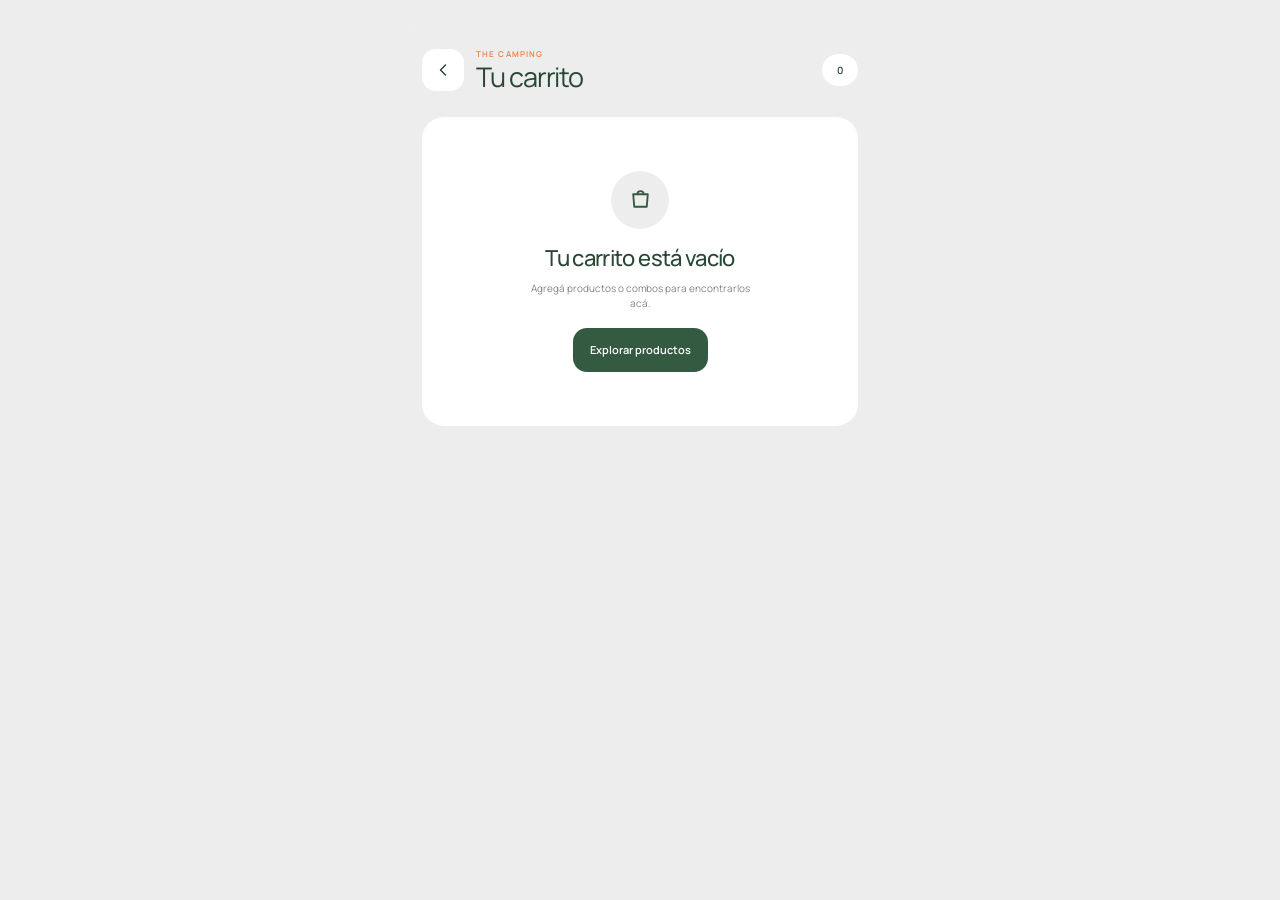
<file: carrito.html>
<!doctype html>
<html lang="es">
<head>
  <meta charset="utf-8" />
  <meta name="viewport" content="width=device-width, initial-scale=1, viewport-fit=cover" />
  <meta name="theme-color" content="#ededed" />
  <meta name="description" content="Carrito — The Camping." />
  <title>Carrito · The Camping</title>
  <link rel="preconnect" href="https://fonts.googleapis.com" />
  <link rel="preconnect" href="https://fonts.gstatic.com" crossorigin />
  <link href="https://fonts.googleapis.com/css2?family=Manrope:wght@400;500;600&display=swap" rel="stylesheet" />
  <link rel="stylesheet" href="css/base.css?v=20260920-1238" />
  <link rel="stylesheet" href="css/cart.css?v=20260920-1238" />
</head>
<body class="cart-page">
  <div class="cart-shell">
    <header class="cart-header">
      <a class="cart-back" href="index.html" aria-label="Volver">
        <svg viewBox="0 0 24 24" aria-hidden="true"><path d="m15 18-6-6 6-6"/></svg>
      </a>

      <div class="cart-heading">
        <span>THE CAMPING</span>
        <h1>Tu carrito</h1>
      </div>

      <span id="cartHeaderCount" class="cart-header-count" aria-label="Cantidad de productos">0</span>
    </header>

    <main class="cart-main">
      <div id="cartItems" class="cart-list"></div>

      <section id="cartEmpty" class="cart-empty" hidden>
        <span class="cart-empty__icon" aria-hidden="true">
          <svg viewBox="0 0 24 24"><path d="M5 7h14l-1 12H6L5 7Z"/><path d="M9 7a3 3 0 0 1 6 0"/></svg>
        </span>
        <h2>Tu carrito está vacío</h2>
        <p>Agregá productos o combos para encontrarlos acá.</p>
        <a href="index.html">Explorar productos</a>
      </section>
    </main>

    <aside id="cartCheckoutBar" class="cart-checkout">
      <div class="cart-checkout__total">
        <span>Total</span>
        <strong id="cartTotal">$ 0</strong>
      </div>
      <button id="checkoutButton" type="button">Ir a pagar</button>
    </aside>

    <div id="cartToast" class="cart-toast" role="status" aria-live="polite"></div>
  </div>

  <script src="js/data/cart-store.js?v=20260920-1238"></script>
  <script src="js/cart.js?v=20260920-1238"></script>
  <script src="js/support-session-widget.js?v=20260920-1238"></script>
  <!-- build:v=20260920-1238 -->
</body>
</html>
</file>
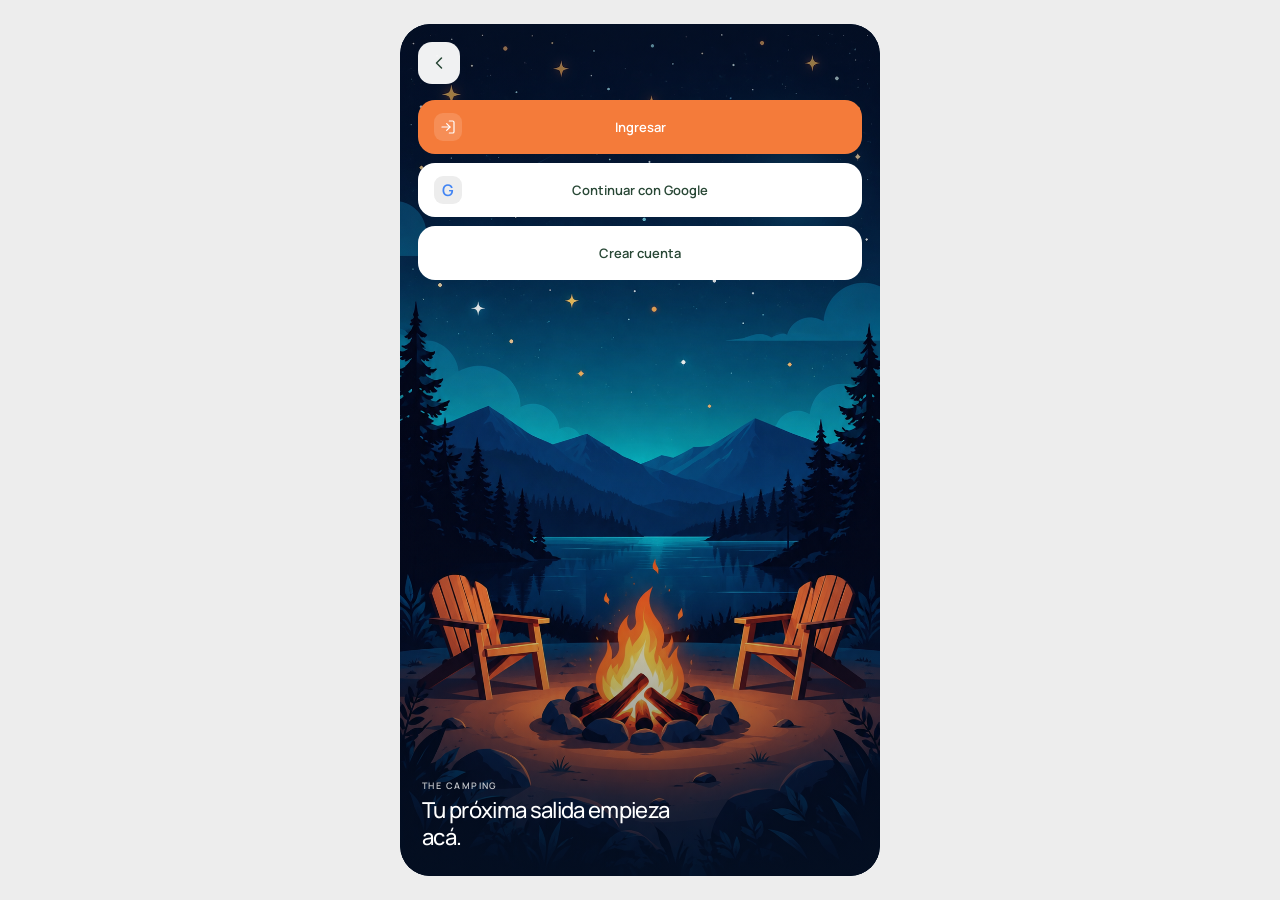
<file: ingresar.html>
<!doctype html>
<html lang="es">
<head>
  <meta charset="utf-8" />
  <meta name="viewport" content="width=device-width, initial-scale=1, viewport-fit=cover" />
  <meta name="theme-color" content="#0E2741" />
  <meta name="description" content="Ingresar o crear una cuenta en The Camping." />
  <title>Ingresar · The Camping</title>
  <link rel="preconnect" href="https://fonts.googleapis.com" />
  <link rel="preconnect" href="https://fonts.gstatic.com" crossorigin />
  <link href="https://fonts.googleapis.com/css2?family=Manrope:wght@400;500;600&display=swap" rel="stylesheet" />
  <link rel="stylesheet" href="css/base.css?v=20260920-1218" />
  <link rel="stylesheet" href="css/auth.css?v=20260920-1218" />
</head>
<body class="auth-body">
  <main class="auth-shell">
    <section id="authWelcome" class="auth-welcome" aria-label="Acceso a The Camping">
      <img class="auth-welcome__image" src="file_000000000e28820eb79d718ccb3845b1.png" alt="" />
      <div class="auth-welcome__shade" aria-hidden="true"></div>

      <a class="auth-back-home" href="index.html" aria-label="Volver al inicio">
        <svg viewBox="0 0 24 24" aria-hidden="true"><path d="m15 18-6-6 6-6"/></svg>
      </a>

      <div class="auth-access-panel">
        <button id="openLoginButton" class="auth-access-button auth-access-button--primary" type="button">
          <span class="auth-access-button__icon" aria-hidden="true">
            <svg viewBox="0 0 24 24"><path d="M10 17l5-5-5-5"/><path d="M15 12H3"/><path d="M14 3h5a2 2 0 0 1 2 2v14a2 2 0 0 1-2 2h-5"/></svg>
          </span>
          <span>Ingresar</span>
        </button>

        <button id="googleLoginButton" class="auth-access-button auth-access-button--google" type="button">
          <span class="auth-google-mark" aria-hidden="true">G</span>
          <span>Continuar con Google</span>
        </button>

        <button id="createAccountButton" class="auth-access-button auth-access-button--secondary" type="button">
          Crear cuenta
        </button>
      </div>

      <div class="auth-welcome__brand">
        <span>THE CAMPING</span>
        <strong>Tu próxima salida empieza acá.</strong>
      </div>
    </section>

    <section id="authLogin" class="auth-login-screen" aria-labelledby="loginTitle" hidden>
      <div class="auth-login-hero">
        <img src="file_000000000e28820eb79d718ccb3845b1.png" alt="" />
        <div class="auth-login-hero__shade" aria-hidden="true"></div>

        <button id="backToWelcome" class="auth-login-back" type="button" aria-label="Volver">
          <svg viewBox="0 0 24 24" aria-hidden="true"><path d="m15 18-6-6 6-6"/></svg>
        </button>
      </div>

      <section class="auth-login-card">
        <div class="auth-login-card__handle" aria-hidden="true"></div>

        <div class="auth-login-heading">
          <span>THE CAMPING</span>
          <h1 id="loginTitle">Ingresar</h1>
          <p>Accedé a tu cuenta para continuar.</p>
        </div>

        <form id="loginForm" class="auth-login-form" novalidate>
          <div class="auth-field">
            <label for="loginEmail">Correo electrónico</label>
            <div class="auth-control">
              <span class="auth-control__icon" aria-hidden="true">
                <svg viewBox="0 0 24 24"><path d="M3 5h18v14H3z"/><path d="m3 7 9 6 9-6"/></svg>
              </span>
              <input
                id="loginEmail"
                name="email"
                type="email"
                inputmode="email"
                autocomplete="email"
                placeholder="tu@email.com"
              />
            </div>
            <span id="loginEmailError" class="auth-field-error" hidden></span>
          </div>

          <div class="auth-field">
            <label for="loginPassword">Contraseña</label>
            <div class="auth-control">
              <span class="auth-control__icon" aria-hidden="true">
                <svg viewBox="0 0 24 24"><rect x="4" y="10" width="16" height="11" rx="2"/><path d="M8 10V7a4 4 0 0 1 8 0v3"/></svg>
              </span>
              <input
                id="loginPassword"
                name="password"
                type="password"
                autocomplete="current-password"
                placeholder="Tu contraseña"
              />
              <button id="togglePassword" class="auth-password-toggle" type="button" aria-label="Mostrar contraseña">
                <svg viewBox="0 0 24 24" aria-hidden="true"><path d="M2 12s3.5-6 10-6 10 6 10 6-3.5 6-10 6S2 12 2 12Z"/><circle cx="12" cy="12" r="2.5"/></svg>
              </button>
            </div>
            <span id="loginPasswordError" class="auth-field-error" hidden></span>
          </div>

          <button id="forgotPassword" class="auth-forgot" type="button">¿Olvidaste tu contraseña?</button>

          <button class="auth-submit" type="submit">Ingresar</button>
        </form>

        <div class="auth-divider"><span>o</span></div>

        <button id="googleLoginCardButton" class="auth-card-google" type="button">
          <span class="auth-google-mark" aria-hidden="true">G</span>
          <span>Continuar con Google</span>
        </button>

        <p class="auth-create-copy">
          ¿Todavía no tenés una cuenta?
          <button id="createAccountInline" type="button">Crear cuenta</button>
        </p>
      </section>
    </section>

    <div id="authToast" class="auth-toast" role="status" aria-live="polite"></div>
  </main>

  <script src="js/auth.js?v=20260920-1218"></script>
  <script src="js/support-session-widget.js?v=20260920-1218"></script>
</body>
</html>
</file>
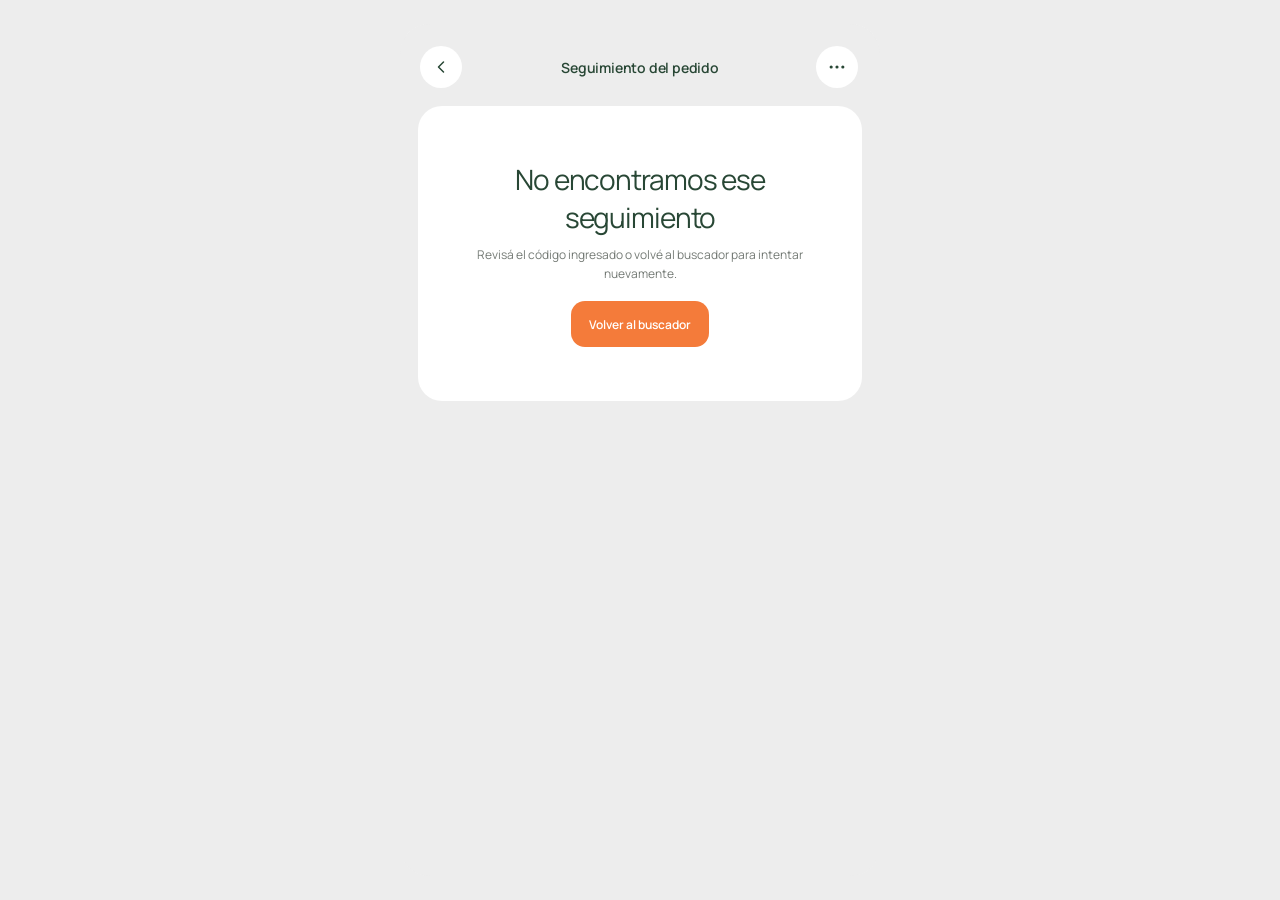
<file: seguimiento-estado.html>
<!doctype html>
<html lang="es">
<head>
  <meta charset="utf-8" />
  <meta name="viewport" content="width=device-width, initial-scale=1, viewport-fit=cover" />
  <meta name="theme-color" content="#ededed" />
  <meta name="description" content="Estado del envío — The Camping." />
  <title>Estado del envío · The Camping</title>

  <link rel="preconnect" href="https://fonts.googleapis.com" />
  <link rel="preconnect" href="https://fonts.gstatic.com" crossorigin />
  <link href="https://fonts.googleapis.com/css2?family=Manrope:wght@400;500;600&display=swap" rel="stylesheet" />

  <link rel="stylesheet" href="css/base.css?v=20260919-1818" />
  <link rel="stylesheet" href="css/tracking-status.css?v=20260919-1510" />
</head>

<body class="tracking-status-body">
  <div class="tracking-status-shell">
    <header class="status-topbar">
      <a class="status-topbar__button" href="seguimiento.html" aria-label="Volver a seguimiento">
        <svg viewBox="0 0 24 24" aria-hidden="true">
          <path d="m15 18-6-6 6-6"/>
        </svg>
      </a>

      <span class="status-topbar__title">Seguimiento del pedido</span>

      <button class="status-topbar__button" id="statusMenuButton" type="button" aria-label="Más opciones">
        <svg viewBox="0 0 24 24" aria-hidden="true">
          <circle cx="5" cy="12" r="1"/>
          <circle cx="12" cy="12" r="1"/>
          <circle cx="19" cy="12" r="1"/>
        </svg>
      </button>
    </header>

    <main class="status-main">
      <section class="route-card" aria-labelledby="statusTitle">
        <div class="route-card__map" aria-hidden="true">
          <svg viewBox="0 0 360 190">
            <path d="M-20 50 105 8l58 26 76-12 144 56" class="map-road map-road--wide"/>
            <path d="M18 170 83 102l70 9 67-51 141 18" class="map-road"/>
            <path d="M15 20 61 83l7 103" class="map-road"/>
            <path d="M135 -8 145 60l-25 68 8 70" class="map-road"/>
            <path d="M245 -12 225 58l21 54-4 89" class="map-road"/>
            <path d="M310 2 296 73l44 34" class="map-road"/>

            <path d="M72 144 C117 119 126 104 155 111 C196 121 204 71 246 74 C279 76 290 98 312 103"
              class="route-line"/>

            <circle cx="72" cy="144" r="8" class="route-dot route-dot--start"/>
            <circle cx="312" cy="103" r="9" class="route-dot route-dot--end"/>
            <path d="m308 99 8 4-8 4Z" class="route-arrow"/>
          </svg>
        </div>

        <div class="route-card__content">
          <div class="status-heading-row">
            <div>
              <span class="status-kicker">PEDIDO <strong id="orderId">—</strong></span>
              <h1 id="statusTitle">Cargando…</h1>
            </div>
            <span id="statusBadge" class="status-badge">—</span>
          </div>

          <p id="statusDetail" class="status-detail"></p>

          <div class="progress-row">
            <div class="progress-track" aria-label="Progreso del envío">
              <span id="progressBar" class="progress-fill"></span>
            </div>
            <strong id="progressLabel">0%</strong>
          </div>

          <div class="route-meta">
            <div>
              <span>Entrega estimada</span>
              <strong id="etaValue">—</strong>
            </div>
            <div>
              <span>Última actualización</span>
              <strong id="lastUpdate">—</strong>
            </div>
          </div>
        </div>
      </section>

      <section class="info-card" aria-labelledby="deliveryCardTitle">
        <div class="card-heading">
          <div>
            <span class="card-eyebrow">Tarjeta 1</span>
            <h2 id="deliveryCardTitle">Datos de entrega</h2>
          </div>
          <span class="card-icon card-icon--forest" aria-hidden="true">
            <svg viewBox="0 0 24 24">
              <path d="M12 21s6-5.2 6-11a6 6 0 1 0-12 0c0 5.8 6 11 6 11Z"/>
              <circle cx="12" cy="10" r="2.2"/>
            </svg>
          </span>
        </div>

        <div class="address-block">
          <span>Dirección de entrega</span>
          <strong id="deliveryAddress">—</strong>
          <small id="deliveryCity">—</small>
        </div>

        <dl class="data-list">
          <div class="data-row">
            <dt>Destinatario</dt>
            <dd id="recipientName">—</dd>
          </div>
          <div class="data-row">
            <dt>Teléfono</dt>
            <dd id="recipientPhone">—</dd>
          </div>
          <div class="data-row">
            <dt>Franja estimada</dt>
            <dd id="deliveryWindow">—</dd>
          </div>
          <div class="data-row">
            <dt>Notas de entrega</dt>
            <dd id="deliveryNotes">—</dd>
          </div>
          <div class="data-row">
            <dt>Estado del pago</dt>
            <dd><span id="paymentStatus" class="payment-pill">—</span></dd>
          </div>
        </dl>
      </section>

      <section class="info-card" aria-labelledby="shipmentCardTitle">
        <div class="card-heading">
          <div>
            <span class="card-eyebrow">Tarjeta 2</span>
            <h2 id="shipmentCardTitle">Producto y envío</h2>
          </div>
          <span class="card-icon card-icon--orange" aria-hidden="true">
            <svg viewBox="0 0 24 24">
              <path d="M3 6h11v11H3z"/>
              <path d="M14 10h4l3 3v4h-7"/>
              <circle cx="7" cy="18" r="2"/>
              <circle cx="18" cy="18" r="2"/>
            </svg>
          </span>
        </div>

        <div class="shipment-product">
          <img id="productImage" alt="" />
          <div class="shipment-product__copy">
            <span class="shipment-product__label">Producto</span>
            <strong id="productTitle">—</strong>
            <small id="productSubtitle">—</small>
            <div class="shipment-product__price-row">
              <span id="productPrice">—</span>
              <small id="productQuantity">—</small>
            </div>
          </div>
        </div>

        <div class="tracking-number-box">
          <div>
            <span>Número de seguimiento</span>
            <strong id="trackingIdValue">—</strong>
          </div>
          <button id="copyTrackingButton" type="button" aria-label="Copiar número de seguimiento">
            <svg viewBox="0 0 24 24" aria-hidden="true">
              <rect x="8" y="8" width="11" height="11" rx="2"/>
              <path d="M16 8V5a2 2 0 0 0-2-2H5a2 2 0 0 0-2 2v9a2 2 0 0 0 2 2h3"/>
            </svg>
          </button>
        </div>

        <dl class="data-list shipment-data-list">
          <div class="data-row">
            <dt>Método de envío</dt>
            <dd id="shippingMethod">—</dd>
          </div>
          <div class="data-row">
            <dt>Operador logístico</dt>
            <dd id="shippingCarrier">—</dd>
          </div>
          <div class="data-row">
            <dt>Servicio</dt>
            <dd id="shippingService">—</dd>
          </div>
          <div class="data-row">
            <dt>Entrega estimada</dt>
            <dd id="shippingEta">—</dd>
          </div>
        </dl>
      </section>

      <button id="supportButton" class="support-button" type="button">
        <svg viewBox="0 0 24 24" aria-hidden="true">
          <path d="M21 15a4 4 0 0 1-4 4H8l-5 3V7a4 4 0 0 1 4-4h10a4 4 0 0 1 4 4v8Z"/>
          <path d="M8 10h8M8 14h5"/>
        </svg>
        <span>Contactar soporte</span>
      </button>
    </main>

    <div id="statusToast" class="toast" role="status" aria-live="polite"></div>
  </div>

  <script src="js/data/tracking-demo.js?v=20260919-1510"></script>
  <script src="js/tracking-status.js?v=20260919-1510"></script>
  <script src="js/support-session-widget.js?v=20260919-1818"></script>
</body>
</html>
</file>
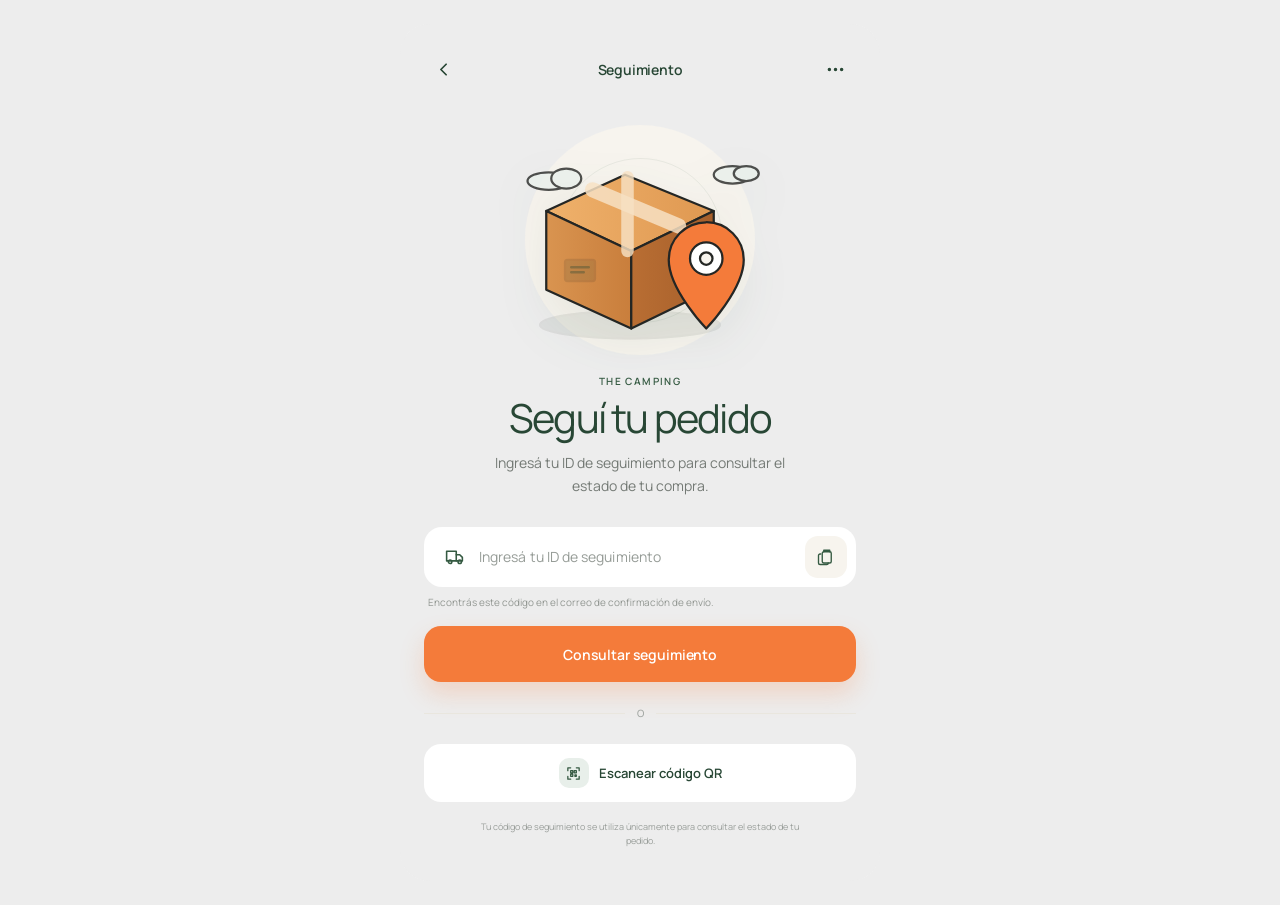
<file: seguimiento.html>
<!doctype html>
<html lang="es">
<head>
  <meta charset="utf-8" />
  <meta name="viewport" content="width=device-width, initial-scale=1, viewport-fit=cover" />
  <meta name="theme-color" content="#ededed" />
  <meta name="description" content="Seguimiento de pedidos — The Camping." />
  <title>Seguimiento · The Camping</title>

  <link rel="preconnect" href="https://fonts.googleapis.com" />
  <link rel="preconnect" href="https://fonts.gstatic.com" crossorigin />
  <link href="https://fonts.googleapis.com/css2?family=Manrope:wght@400;500;600&display=swap" rel="stylesheet" />

  <link rel="stylesheet" href="css/base.css?v=20260919-1818" />
  <link rel="stylesheet" href="css/tracking.css?v=20260919-1510" />
</head>

<body class="tracking-body">
  <div class="tracking-shell">
    <header class="tracking-topbar">
      <a class="tracking-topbar__control" href="index.html" aria-label="Volver al inicio">
        <svg viewBox="0 0 24 24" aria-hidden="true">
          <path d="m15 18-6-6 6-6"/>
        </svg>
      </a>

      <span class="tracking-topbar__title">Seguimiento</span>

      <button class="tracking-topbar__control" type="button" id="trackingMenuButton" aria-label="Más opciones">
        <svg viewBox="0 0 24 24" aria-hidden="true">
          <circle cx="5" cy="12" r="1"/>
          <circle cx="12" cy="12" r="1"/>
          <circle cx="19" cy="12" r="1"/>
        </svg>
      </button>
    </header>

    <main class="tracking-main">
      <section class="tracking-visual" aria-hidden="true">
        <div class="tracking-visual__halo tracking-visual__halo--one"></div>
        <div class="tracking-visual__halo tracking-visual__halo--two"></div>

        <svg class="tracking-visual__package" viewBox="0 0 240 190">
          <defs>
            <linearGradient id="boxFront" x1="0" x2="1">
              <stop offset="0" stop-color="#D99450"/>
              <stop offset="1" stop-color="#C97E3C"/>
            </linearGradient>
            <linearGradient id="boxTop" x1="0" x2="1">
              <stop offset="0" stop-color="#EFB16B"/>
              <stop offset="1" stop-color="#DF9851"/>
            </linearGradient>
            <linearGradient id="boxSide" x1="0" x2="1">
              <stop offset="0" stop-color="#B96E33"/>
              <stop offset="1" stop-color="#A65F2B"/>
            </linearGradient>
          </defs>

          <ellipse cx="112" cy="163" rx="72" ry="11" fill="#284735" opacity=".08"/>

          <path d="M45 72 108 43l71 29-66 32-68-32Z" fill="url(#boxTop)"/>
          <path d="M45 72v63l68 31v-62L45 72Z" fill="url(#boxFront)"/>
          <path d="M113 104v62l66-32V72l-66 32Z" fill="url(#boxSide)"/>

          <path d="m82 55 69 29" stroke="#F7E1C4" stroke-width="12" opacity=".85"/>
          <path d="M110 45v59" stroke="#F7E1C4" stroke-width="10" opacity=".82"/>

          <rect x="60" y="111" width="24" height="17" rx="2" fill="#284735" opacity=".13"/>
          <path d="M65 117h14M65 121h10" stroke="#284735" stroke-width="2" opacity=".35"/>

          <g transform="translate(143 81)">
            <path d="M30 0C13.4 0 0 13.4 0 30c0 24 30 55 30 55s30-31 30-55C60 13.4 46.6 0 30 0Z" fill="#F47B3A"/>
            <circle cx="30" cy="29" r="13" fill="#FFF"/>
            <circle cx="30" cy="29" r="5" fill="#F7F4EE"/>
          </g>

          <g opacity=".8">
            <ellipse cx="47" cy="48" rx="17" ry="7" fill="#E8EFEA"/>
            <ellipse cx="61" cy="46" rx="12" ry="8" fill="#E8EFEA"/>
            <ellipse cx="194" cy="43" rx="15" ry="7" fill="#E8EFEA"/>
            <ellipse cx="205" cy="42" rx="10" ry="6" fill="#E8EFEA"/>
          </g>
        </svg>
      </section>

      <section class="tracking-copy">
        <span class="tracking-copy__eyebrow">THE CAMPING</span>
        <h1>Seguí tu pedido</h1>
        <p>Ingresá tu ID de seguimiento para consultar el estado de tu compra.</p>
      </section>

      <form id="trackingForm" class="tracking-form" novalidate>
        <label class="tracking-input">
          <span class="tracking-input__icon" aria-hidden="true">
            <svg viewBox="0 0 24 24">
              <path d="M3 6h11v11H3z"/>
              <path d="M14 10h4l3 3v4h-7"/>
              <circle cx="7" cy="18" r="2"/>
              <circle cx="18" cy="18" r="2"/>
            </svg>
          </span>

          <input
            id="trackingIdInput"
            name="trackingId"
            type="text"
            inputmode="text"
            autocomplete="off"
            autocapitalize="off"
            spellcheck="false"
            placeholder="Ingresá tu ID de seguimiento"
            aria-describedby="trackingHelp trackingError"
          />

          <button class="tracking-input__action" type="button" id="pasteTrackingButton" aria-label="Pegar ID de seguimiento">
            <svg viewBox="0 0 24 24" aria-hidden="true">
              <rect x="7" y="5" width="12" height="15" rx="2"/>
              <path d="M9 5V3h8v2"/>
              <path d="M5 8H4a2 2 0 0 0-2 2v10a2 2 0 0 0 2 2h9a2 2 0 0 0 2-2"/>
            </svg>
          </button>
        </label>

        <p id="trackingHelp" class="tracking-help">
          Encontrás este código en el correo de confirmación de envío.
        </p>

        <p id="trackingError" class="tracking-error" role="alert" hidden>
          Ingresá un ID de seguimiento para continuar.
        </p>

        <button class="tracking-submit" type="submit">
          Consultar seguimiento
        </button>
      </form>

      <div class="tracking-divider" aria-hidden="true">
        <span></span>
        <strong>o</strong>
        <span></span>
      </div>

      <button class="tracking-qr" type="button" id="scanQrButton">
        <span class="tracking-qr__icon" aria-hidden="true">
          <svg viewBox="0 0 24 24">
            <path d="M4 8V4h4M16 4h4v4M20 16v4h-4M8 20H4v-4"/>
            <path d="M8 8h3v3H8zM13 8h3v3h-3zM8 13h3v3H8zM14 14h2v2h-2z"/>
          </svg>
        </span>
        <span>Escanear código QR</span>
      </button>

      <p class="tracking-privacy">
        Tu código de seguimiento se utiliza únicamente para consultar el estado de tu pedido.
      </p>
    </main>

    <div id="trackingToast" class="toast" role="status" aria-live="polite"></div>
  </div>

  <script src="js/tracking.js?v=20260919-1510"></script>
  <script src="js/support-session-widget.js?v=20260919-1818"></script>
</body>
</html>
</file>
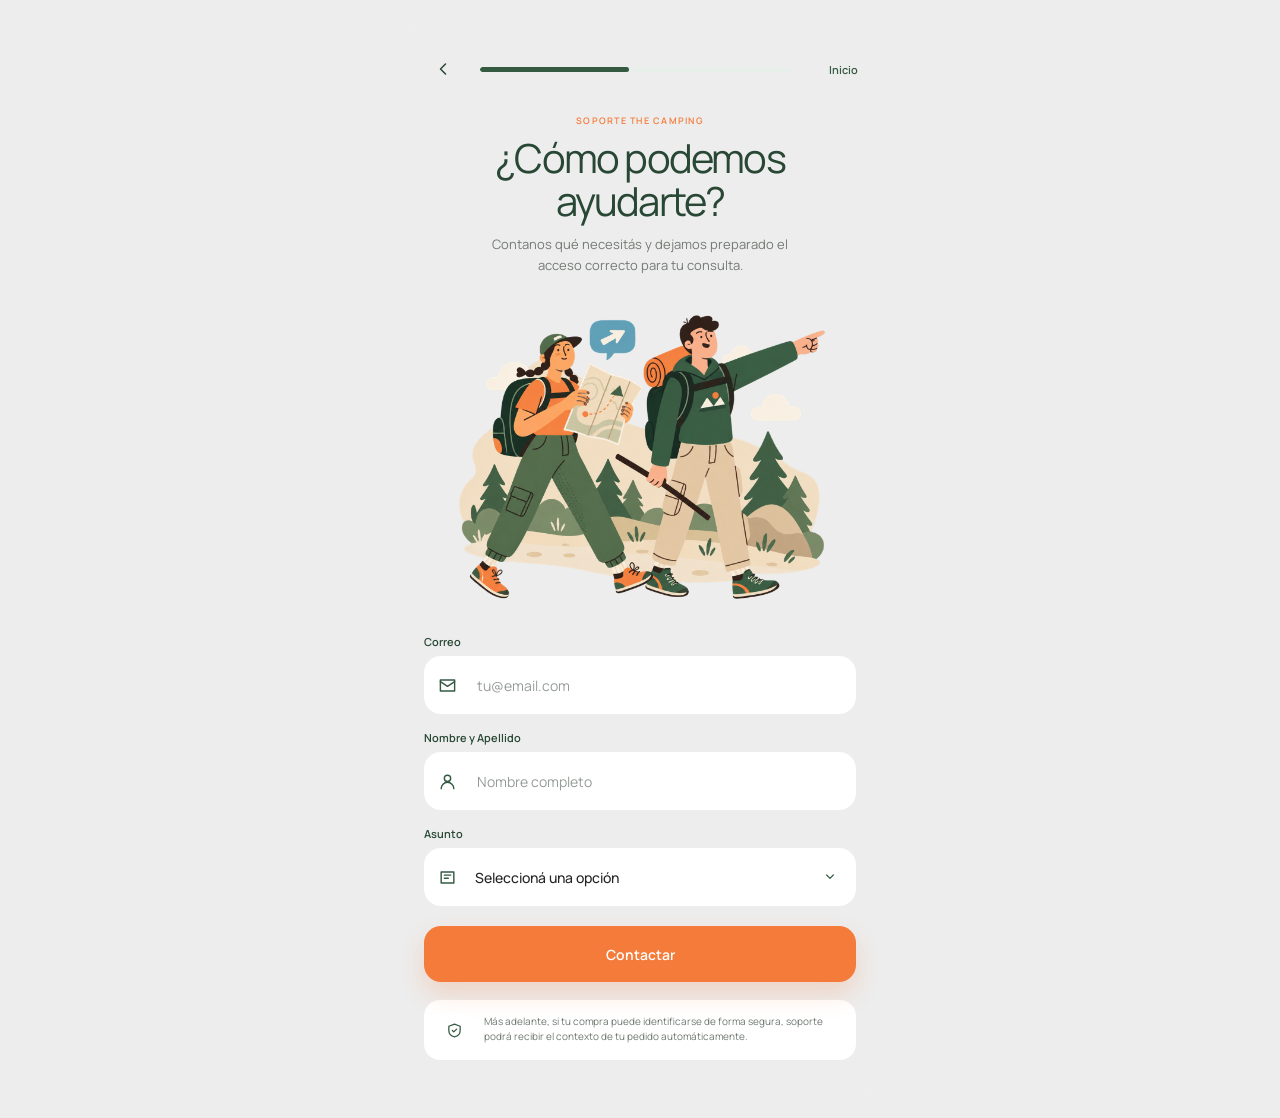
<file: soporte.html>
<!doctype html>
<html lang="es">
<head>
  <meta charset="utf-8" />
  <meta name="viewport" content="width=device-width, initial-scale=1, viewport-fit=cover" />
  <meta name="theme-color" content="#ededed" />
  <meta name="description" content="Soporte — The Camping." />
  <title>Soporte · The Camping</title>

  <link rel="preconnect" href="https://fonts.googleapis.com" />
  <link rel="preconnect" href="https://fonts.gstatic.com" crossorigin />
  <link href="https://fonts.googleapis.com/css2?family=Manrope:wght@400;500;600&display=swap" rel="stylesheet" />

  <link rel="stylesheet" href="css/base.css?v=20260919-1818" />
  <link rel="stylesheet" href="css/support.css?v=20260919-1510" />

  <style>
    /* Support surface contract — intentionally inline to avoid stale CSS */
    html,
    body.support-body,
    .support-shell,
    .support-topbar,
    .support-main {
      background: #ededed !important;
      box-shadow: none !important;
    }

    .support-control,
    .support-control:hover,
    .support-control:focus,
    .support-control:focus-within {
      background: #ffffff !important;
      border: 0 !important;
      outline: 0 !important;
      box-shadow: none !important;
      filter: none !important;
    }

    .support-control input,
    .support-control select,
    .support-control input:hover,
    .support-control select:hover,
    .support-control input:focus,
    .support-control select:focus {
      background: transparent !important;
      border: 0 !important;
      outline: 0 !important;
      box-shadow: none !important;
      -webkit-box-shadow: none !important;
    }

    .support-context-note {
      background: #ffffff !important;
      border: 0 !important;
      outline: 0 !important;
      box-shadow: none !important;
    }
  </style>

</head>

<body class="support-body">
  <div class="support-shell">
    <header class="support-topbar">
      <a class="support-topbar__control" href="index.html" aria-label="Volver al inicio">
        <svg viewBox="0 0 24 24" aria-hidden="true">
          <path d="m15 18-6-6 6-6"/>
        </svg>
      </a>

      <div class="support-progress" aria-hidden="true">
        <span></span>
      </div>

      <a class="support-topbar__link" href="index.html">Inicio</a>
    </header>

    <main class="support-main">
      <section class="support-heading">
        <span class="support-heading__eyebrow">SOPORTE THE CAMPING</span>
        <h1>¿Cómo podemos ayudarte?</h1>
        <p>Contanos qué necesitás y dejamos preparado el acceso correcto para tu consulta.</p>
      </section>

      <section class="support-illustration" aria-label="Excursionistas de The Camping">
        <img
          src="3f55a10b-a57f-475e-a497-e21f50f082d9.png"
          alt="Dos excursionistas con mochilas y mapa en un paisaje de camping"
          class="support-illustration__image"
        />
      </section>

      <form id="supportForm" class="support-form" novalidate>
        <div class="support-field">
          <label for="supportEmail">Correo</label>
          <div class="support-control">
            <span class="support-control__icon" aria-hidden="true">
              <svg viewBox="0 0 24 24"><path d="M3 5h18v14H3z"/><path d="m3 7 9 6 9-6"/></svg>
            </span>
            <input id="supportEmail" name="email" type="email" autocomplete="email" placeholder="tu@email.com" />
          </div>
          <span class="support-field__error" data-error-for="supportEmail" hidden></span>
        </div>

        <div class="support-field">
          <label for="supportName">Nombre y Apellido</label>
          <div class="support-control">
            <span class="support-control__icon" aria-hidden="true">
              <svg viewBox="0 0 24 24"><circle cx="12" cy="8" r="4"/><path d="M4 21a8 8 0 0 1 16 0"/></svg>
            </span>
            <input id="supportName" name="name" type="text" autocomplete="name" placeholder="Nombre completo" />
          </div>
          <span class="support-field__error" data-error-for="supportName" hidden></span>
        </div>

        <div class="support-field">
          <label for="supportSubject">Asunto</label>
          <div class="support-control support-control--select">
            <span class="support-control__icon" aria-hidden="true">
              <svg viewBox="0 0 24 24"><path d="M4 5h16v14H4z"/><path d="M8 9h8M8 13h5"/></svg>
            </span>
            <select id="supportSubject" name="subject">
              <option value="">Seleccioná una opción</option>
              <option value="order_problem">Problemas con mi pedido</option>
              <option value="order_info">Saber sobre mi pedido</option>
              <option value="change_address">Cambiar domicilio</option>
              <option value="change_delivery_date">Cambiar fecha de entrega</option>
              <option value="other">Otro</option>
            </select>
            <span class="support-control__chevron" aria-hidden="true">
              <svg viewBox="0 0 24 24"><path d="m7 9 5 5 5-5"/></svg>
            </span>
          </div>
          <span class="support-field__error" data-error-for="supportSubject" hidden></span>
        </div>

        <button class="support-submit" type="submit">Contactar</button>
      </form>

      <div class="support-context-note">
        <span class="support-context-note__icon" aria-hidden="true">
          <svg viewBox="0 0 24 24"><path d="M12 3 4 6v6c0 5 3.4 8 8 9 4.6-1 8-4 8-9V6l-8-3Z"/><path d="m9 12 2 2 4-4"/></svg>
        </span>
        <p>
          Más adelante, si tu compra puede identificarse de forma segura, soporte podrá recibir el contexto de tu pedido automáticamente.
        </p>
      </div>
    </main>

    <div id="supportToast" class="toast" role="status" aria-live="polite"></div>
  </div>

  <script src="js/support.js?v=20260919-1510"></script>
  <script src="js/support-session-widget.js?v=20260919-1818"></script>
</body>
</html>
</file>
<file: css/base.css>
:root {
  --type-display: 44px;
  --type-headline: 30px;
  --type-title: 23px;
  --type-body: 15px;
  --type-label: 12px;
  --forest: #355A42;
  --forest-dark: #284735;
  --forest-soft: #E8EFEA;
  --sand: #E8DCC8;
  --sand-soft: #F7F4EE;
  --orange: #F47B3A;
  --orange-dark: #D96C2F;
  --orange-soft: #FFF0E6;
  --ink: #242624;
  --muted: #747A75;
  --line: #E9E6DE;
  --surface: #FFFFFF;
  --page: #ededed;
  --nav-height: 72px;
  --app-width: 480px;
  --shadow-soft: none;
  --shadow-card: none;
}

* {
  box-sizing: border-box;
}

html {
  scroll-behavior: smooth;
  background: var(--page);
}

body {
  margin: 0;
  min-width: 320px;
  color: var(--ink);
  background: var(--page);
  font-family: "Manrope", system-ui, -apple-system, BlinkMacSystemFont, "Segoe UI", sans-serif;
  -webkit-font-smoothing: antialiased;
  text-rendering: optimizeLegibility;
}

body.no-scroll {
  overflow: hidden;
}

button,
input,
select,
textarea {
  font: inherit;
}

button,
a {
  -webkit-tap-highlight-color: transparent;
}

button {
  color: inherit;
}

a {
  color: inherit;
  text-decoration: none;
}

img,
svg {
  display: block;
}

svg {
  width: 1em;
  height: 1em;
  fill: none;
  stroke: currentColor;
  stroke-width: 1.8;
  stroke-linecap: round;
  stroke-linejoin: round;
}

.app-shell {
  width: min(100%, var(--app-width));
  min-height: 100vh;
  margin: 0 auto;
  padding-bottom: calc(var(--nav-height) + env(safe-area-inset-bottom) + 14px);
  background: var(--surface);
  box-shadow: 0 0 36px rgba(0, 0, 0, 0.04);
}

.home-header {
  padding: max(28px, env(safe-area-inset-top)) 24px 8px;
  background: var(--surface);
}

.location-row,
.search-row,
.section-heading,
.sheet-heading,
.sheet-actions,
.toggle-row {
  display: flex;
  align-items: center;
}

.location-row,
.section-heading,
.sheet-heading,
.toggle-row {
  justify-content: space-between;
}

.location-row {
  gap: 14px;
}

.location-copy {
  min-width: 0;
}

.micro-label {
  display: block;
  margin-bottom: 4px;
  color: #a5a5a5;
  font-size: 12px;
  font-weight: 400;
}

.location-button {
  display: inline-flex;
  align-items: center;
  gap: 6px;
  max-width: 100%;
  padding: 0;
  border: 0;
  background: transparent;
  color: var(--forest-dark);
  cursor: pointer;
  font-size: 15px;
  font-weight: 500;
}

.pin-icon {
  display: inline-grid;
  width: 18px;
  height: 18px;
  place-items: center;
  color: var(--forest);
}

.pin-icon svg {
  width: 17px;
  height: 17px;
}

.chevron {
  width: 14px;
  height: 14px;
  color: #555;
}

.notification-button {
  position: relative;
  display: grid;
  width: 38px;
  height: 38px;
  flex: 0 0 38px;
  place-items: center;
  border: 0;
  border-radius: 50%;
  background: var(--sand-soft);
  color: var(--forest-dark);
  cursor: pointer;
}

.notification-button svg {
  width: 19px;
  height: 19px;
}

.notification-dot {
  position: absolute;
  top: 8px;
  right: 8px;
  width: 6px;
  height: 6px;
  border: 1.5px solid #fff;
  border-radius: 50%;
  background: #e6493f;
}

.search-row {
  gap: 10px;
  margin-top: 24px;
}

.search-box {
  display: flex;
  min-width: 0;
  flex: 1;
  align-items: center;
  gap: 10px;
  height: 50px;
  padding: 0 14px;
  border: 1px solid var(--line);
  border-radius: 8px;
  background: #fff;
  color: #b1b1b1;
  box-shadow: 0 4px 18px rgba(0, 0, 0, 0.025);
}

.search-box svg {
  width: 20px;
  height: 20px;
}

.search-box input {
  width: 100%;
  min-width: 0;
  border: 0;
  outline: 0;
  background: transparent;
  color: var(--ink);
  font-size: 14px;
}

.search-box input::placeholder {
  color: #8E948F;
}

.filter-button {
  display: grid;
  width: 50px;
  height: 50px;
  flex: 0 0 50px;
  place-items: center;
  border: 0;
  border-radius: 9px;
  background: var(--orange);
  color: #fff;
  cursor: pointer;
  box-shadow: 0 8px 18px rgba(244, 123, 58, 0.24);
}

.filter-button svg {
  width: 23px;
  height: 23px;
}

.section-heading {
  gap: 18px;
  margin-bottom: 17px;
}

.section-heading h2,
.sheet-heading h2 {
  margin: 0;
  font-size: 23px;
  font-weight: 500;
  line-height: 1.18;
  letter-spacing: -0.035em;
  color: var(--forest-dark);
}

.see-all-button {
  padding: 4px 0;
  border: 0;
  background: transparent;
  color: var(--orange);
  cursor: pointer;
  font-size: 13px;
  font-weight: 500;
}

.primary-button,
.secondary-button {
  min-height: 46px;
  padding: 0 18px;
  border: 0;
  border-radius: 10px;
  cursor: pointer;
  font-size: 14px;
  font-weight: 600;
}

.primary-button {
  background: var(--orange);
  color: #fff;
}

.secondary-button {
  background: var(--sand-soft);
  color: var(--forest-dark);
}

.bottom-nav {
  position: fixed;
  z-index: 60;
  right: 0;
  bottom: 0;
  left: 0;
  display: grid;
  width: min(100%, var(--app-width));
  min-height: calc(var(--nav-height) + env(safe-area-inset-bottom));
  grid-template-columns: repeat(5, minmax(0, 1fr));
  margin: 0 auto;
  padding: 10px 10px calc(8px + env(safe-area-inset-bottom));
  border-top: 1px solid var(--line);
  background: rgba(255, 255, 255, 0.97);
  box-shadow: 0 -8px 24px rgba(0, 0, 0, 0.05);
  backdrop-filter: blur(14px);
}

.bottom-nav__item {
  position: relative;
  display: flex;
  min-width: 0;
  align-items: center;
  justify-content: center;
  flex-direction: column;
  gap: 5px;
  padding: 2px;
  border: 0;
  background: transparent;
  color: #818781;
  cursor: pointer;
  font-size: 10px;
  font-weight: 500;
}

.bottom-nav__item svg {
  width: 20px;
  height: 20px;
  stroke-width: 1.9;
}

.bottom-nav__item.is-active {
  color: var(--forest);
}

.cart-count {
  position: absolute;
  top: -1px;
  left: calc(50% + 7px);
  display: grid;
  min-width: 15px;
  height: 15px;
  place-items: center;
  padding: 0 4px;
  border: 2px solid #fff;
  border-radius: 999px;
  background: var(--orange);
  color: #fff;
  font-size: 8px;
  font-weight: 700;
}

.sheet-backdrop {
  position: fixed;
  z-index: 120;
  inset: 0;
  display: flex;
  align-items: flex-end;
  justify-content: center;
  background: rgba(0, 0, 0, 0.28);
  opacity: 0;
  transition: opacity 180ms ease;
}

.sheet-backdrop.is-open {
  opacity: 1;
}

.filter-sheet {
  width: min(100%, var(--app-width));
  padding: 10px 22px calc(22px + env(safe-area-inset-bottom));
  border-radius: 24px 24px 0 0;
  background: #fff;
  transform: translateY(18px);
  transition: transform 180ms ease;
}

.sheet-backdrop.is-open .filter-sheet {
  transform: translateY(0);
}

.sheet-handle {
  width: 42px;
  height: 4px;
  margin: 0 auto 18px;
  border-radius: 999px;
  background: #e5e5e5;
}

.sheet-close {
  display: grid;
  width: 34px;
  height: 34px;
  place-items: center;
  border: 0;
  border-radius: 50%;
  background: #f7f7f7;
  cursor: pointer;
  font-size: 22px;
}

.filter-group {
  margin: 22px 0 0;
  padding: 0;
  border: 0;
}

.filter-group legend {
  margin-bottom: 10px;
  font-size: 13px;
  font-weight: 700;
}

.price-options {
  display: flex;
  flex-wrap: wrap;
  gap: 8px;
}

.chip {
  min-height: 36px;
  padding: 0 12px;
  border: 1px solid var(--line);
  border-radius: 999px;
  background: #fff;
  color: #777;
  cursor: pointer;
  font-size: 11px;
  font-weight: 600;
}

.chip.is-selected {
  border-color: #ffd1bb;
  background: var(--orange-soft);
  color: var(--orange);
}

.toggle-row {
  gap: 16px;
  padding: 14px;
  border-radius: 10px;
  background: var(--sand-soft);
}

.toggle-row strong,
.toggle-row small {
  display: block;
}

.toggle-row strong {
  font-size: 12px;
}

.toggle-row small {
  margin-top: 3px;
  color: #969696;
  font-size: 10px;
}

.toggle-row input {
  width: 18px;
  height: 18px;
  accent-color: var(--orange);
}

.sheet-actions {
  gap: 10px;
  margin-top: 24px;
}

.sheet-actions > * {
  flex: 1;
}

.toast {
  position: fixed;
  z-index: 150;
  right: 18px;
  bottom: calc(var(--nav-height) + env(safe-area-inset-bottom) + 14px);
  left: 18px;
  max-width: 410px;
  margin: auto;
  padding: 11px 14px;
  border-radius: 10px;
  background: var(--forest-dark);
  color: #fff;
  font-size: 11px;
  font-weight: 600;
  text-align: center;
  opacity: 0;
  pointer-events: none;
  transform: translateY(8px);
  transition: 160ms ease;
}

.toast.is-visible {
  opacity: 1;
  transform: translateY(0);
}

@media (min-width: 481px) {
  body {
    padding: 24px 0;
  }

  .app-shell {
    min-height: calc(100vh - 48px);
    border-radius: 30px;
    overflow: hidden;
  }

  .bottom-nav {
    bottom: 24px;
    border-radius: 0 0 30px 30px;
  }
}

@media (prefers-reduced-motion: reduce) {
  *,
  *::before,
  *::after {
    scroll-behavior: auto !important;
    transition-duration: 0.01ms !important;
    animation-duration: 0.01ms !important;
  }
}

.sheet-backdrop[hidden] {
  display: none !important;
}


/* GLOBAL FLAT SURFACE CONTRACT
   The Camping: #ededed canvas + white borderless, shadowless surfaces */
html,
body,
.app-shell,
.home-header {
  background: #ededed;
}

.app-shell {
  box-shadow: none;
}

.search-box,
.filter-sheet,
.bottom-nav,
.toggle-row {
  background: #ffffff;
  border: 0;
  box-shadow: none;
}

.search-box:focus-within,
.filter-sheet:focus-within,
.bottom-nav:focus-within,
.toggle-row:focus-within {
  border: 0;
  box-shadow: none;
}

.bottom-nav {
  border-top: 0;
  box-shadow: none;
}

.chip {
  border: 0;
  box-shadow: none;
}


/* ACTIVE CONVERSATION WIDGET */
.conversation-resume-widget {
  position: sticky;
  z-index: 58;
  top: max(10px, env(safe-area-inset-top));
  width: auto;
  margin: 14px 24px 0;
}

.product-intro + .conversation-resume-widget,
.tracking-copy + .conversation-resume-widget,
.route-card + .conversation-resume-widget,
.support-heading + .conversation-resume-widget {
  margin-right: 0;
  margin-left: 0;
}

.conversation-resume-widget__button {
  display: grid;
  width: 100%;
  min-height: 58px;
  grid-template-columns: 38px minmax(0, 1fr) auto;
  align-items: center;
  gap: 10px;
  padding: 9px 12px;
  border: 0;
  border-radius: 17px;
  background: var(--forest);
  color: #ffffff;
  cursor: pointer;
  box-shadow: none;
  text-align: left;
}

.conversation-resume-widget__icon {
  display: grid;
  width: 38px;
  height: 38px;
  place-items: center;
  border-radius: 12px;
  background: rgba(255, 255, 255, .13);
}

.conversation-resume-widget__icon svg {
  width: 19px;
  height: 19px;
}

.conversation-resume-widget__copy {
  display: block;
  min-width: 0;
}

.conversation-resume-widget__label,
.conversation-resume-widget__copy strong {
  display: block;
}

.conversation-resume-widget__label {
  color: rgba(255, 255, 255, .78);
  font-size: 9px;
  font-weight: 500;
}

.conversation-resume-widget__copy strong {
  margin-top: 2px;
  overflow: hidden;
  color: #ffffff;
  font-size: 12px;
  font-weight: 600;
  line-height: 1.35;
  text-overflow: ellipsis;
  white-space: nowrap;
}

.conversation-resume-widget__status {
  display: grid;
  min-width: 24px;
  place-items: center;
  justify-self: end;
}

.conversation-resume-widget__badge {
  display: grid;
  min-width: 24px;
  height: 24px;
  place-items: center;
  padding: 0 6px;
  border: 0;
  border-radius: 999px;
  background: var(--orange);
  color: #ffffff;
  box-shadow: none;
  font-size: 10px;
  font-weight: 700;
  line-height: 1;
}

.conversation-resume-widget__chevron {
  display: grid;
  place-items: center;
  color: rgba(255, 255, 255, .86);
}

.conversation-resume-widget__chevron svg {
  width: 17px;
  height: 17px;
}

@media (max-width: 360px) {
  .conversation-resume-widget {
    margin-right: 18px;
    margin-left: 18px;
  }

  .product-intro + .conversation-resume-widget,
  .tracking-copy + .conversation-resume-widget,
  .route-card + .conversation-resume-widget,
  .support-heading + .conversation-resume-widget {
    margin-right: 0;
    margin-left: 0;
  }
}
</file>
<file: css/cart.css>
.cart-page,
.cart-shell,
.cart-main {
  background: #ededed;
}

.cart-page {
  min-height: 100vh;
}

.cart-shell {
  width: min(100%, var(--app-width));
  min-height: 100vh;
  margin: 0 auto;
  padding-bottom: calc(100px + env(safe-area-inset-bottom));
}

.cart-header {
  display: grid;
  grid-template-columns: 42px minmax(0, 1fr) 36px;
  align-items: center;
  gap: 12px;
  padding: max(24px, env(safe-area-inset-top)) 22px 15px;
  background: #ededed;
}

.cart-back {
  display: grid;
  width: 42px;
  height: 42px;
  place-items: center;
  border-radius: 14px;
  background: #ffffff;
  color: var(--forest-dark);
}

.cart-back svg {
  width: 20px;
  height: 20px;
}

.cart-heading {
  min-width: 0;
}

.cart-heading span {
  display: block;
  color: var(--orange);
  font-size: 8px;
  font-weight: 600;
  letter-spacing: .14em;
}

.cart-heading h1 {
  margin: 3px 0 0;
  color: var(--forest-dark);
  font-size: 27px;
  font-weight: 400;
  line-height: 1.1;
  letter-spacing: -.04em;
}

.cart-header-count {
  display: grid;
  min-width: 32px;
  height: 32px;
  place-items: center;
  padding: 0 7px;
  border-radius: 999px;
  background: #ffffff;
  color: var(--forest-dark);
  font-size: 10px;
  font-weight: 600;
}

.cart-main {
  padding: 10px 22px 22px;
}

.cart-list {
  display: grid;
  gap: 12px;
}

.cart-item {
  position: relative;
  display: grid;
  grid-template-columns: 96px minmax(0, 1fr);
  gap: 12px;
  min-height: 128px;
  padding: 11px;
  border: 0;
  border-radius: 20px;
  background: #ffffff;
  box-shadow: none;
}

.cart-item__image-link {
  display: block;
  overflow: hidden;
  border-radius: 15px;
  background: #ededed;
}

.cart-item__image {
  width: 100%;
  height: 100%;
  min-height: 106px;
  object-fit: cover;
}

.cart-item__content {
  display: flex;
  min-width: 0;
  flex-direction: column;
  padding: 2px 2px 1px 0;
}

.cart-item__top {
  display: grid;
  grid-template-columns: minmax(0, 1fr) 32px;
  gap: 8px;
  align-items: start;
}

.cart-item__type {
  display: block;
  margin-bottom: 4px;
  color: var(--forest);
  font-size: 8px;
  font-weight: 600;
  letter-spacing: .04em;
  text-transform: uppercase;
}

.cart-item__title {
  display: -webkit-box;
  overflow: hidden;
  color: var(--ink);
  font-size: 13px;
  font-weight: 600;
  line-height: 1.35;
  letter-spacing: -.02em;
  -webkit-box-orient: vertical;
  -webkit-line-clamp: 2;
}

.cart-item__remove {
  display: grid;
  width: 32px;
  height: 32px;
  place-items: center;
  padding: 0;
  border: 0;
  border-radius: 50%;
  background: #ededed;
  color: #4b4b4b;
  cursor: pointer;
}

.cart-item__remove svg {
  width: 15px;
  height: 15px;
}

.cart-item__price {
  display: block;
  margin-top: 8px;
  color: var(--orange);
  font-size: 15px;
  font-weight: 600;
  letter-spacing: -.03em;
}

.cart-item__bottom {
  display: flex;
  align-items: flex-end;
  justify-content: space-between;
  gap: 10px;
  margin-top: auto;
  padding-top: 10px;
}

.cart-quantity {
  display: flex;
  align-items: center;
  gap: 8px;
}

.cart-quantity button {
  display: grid;
  width: 32px;
  height: 32px;
  place-items: center;
  padding: 0;
  border: 0;
  border-radius: 50%;
  background: #ededed;
  color: #111111;
  cursor: pointer;
  box-shadow: none;
  font-size: 18px;
  line-height: 1;
}

.cart-quantity span {
  min-width: 18px;
  color: var(--ink);
  font-size: 12px;
  font-weight: 600;
  text-align: center;
}

.cart-item__subtotal {
  color: #7e7e7e;
  font-size: 9px;
  text-align: right;
}

.cart-item__subtotal strong {
  display: block;
  margin-top: 2px;
  color: var(--forest-dark);
  font-size: 11px;
  font-weight: 600;
}

.cart-empty {
  padding: 54px 24px;
  border: 0;
  border-radius: 22px;
  background: #ffffff;
  box-shadow: none;
  text-align: center;
}

.cart-empty__icon {
  display: grid;
  width: 58px;
  height: 58px;
  margin: 0 auto 14px;
  place-items: center;
  border-radius: 50%;
  background: #ededed;
  color: var(--forest);
}

.cart-empty__icon svg {
  width: 25px;
  height: 25px;
}

.cart-empty h2 {
  margin: 0;
  color: var(--forest-dark);
  font-size: 22px;
  font-weight: 500;
  letter-spacing: -.03em;
}

.cart-empty p {
  margin: 8px auto 17px;
  max-width: 240px;
  color: #858585;
  font-size: 10px;
  line-height: 1.5;
}

.cart-empty a {
  display: inline-flex;
  min-height: 44px;
  align-items: center;
  justify-content: center;
  padding: 0 17px;
  border-radius: 14px;
  background: var(--forest);
  color: #ffffff;
  font-size: 11px;
  font-weight: 600;
}

.cart-checkout {
  position: fixed;
  z-index: 70;
  right: 0;
  bottom: 0;
  left: 0;
  display: grid;
  width: min(100%, var(--app-width));
  grid-template-columns: minmax(0, .72fr) minmax(0, 1.28fr);
  align-items: center;
  gap: 14px;
  margin: 0 auto;
  padding: 12px 22px calc(12px + env(safe-area-inset-bottom));
  background: #ffffff;
  box-shadow: none;
}

.cart-checkout[hidden] {
  display: none !important;
}

.cart-checkout__total span,
.cart-checkout__total strong {
  display: block;
}

.cart-checkout__total span {
  color: #909090;
  font-size: 9px;
}

.cart-checkout__total strong {
  margin-top: 2px;
  color: var(--orange);
  font-size: 19px;
  font-weight: 600;
  letter-spacing: -.04em;
}

.cart-checkout button {
  min-height: 54px;
  border: 0;
  border-radius: 17px;
  background: var(--orange);
  color: #ffffff;
  cursor: pointer;
  box-shadow: none;
  font-size: 13px;
  font-weight: 600;
}

.cart-toast {
  position: fixed;
  z-index: 90;
  right: 18px;
  bottom: calc(94px + env(safe-area-inset-bottom));
  left: 18px;
  width: min(calc(100% - 36px), 420px);
  margin: auto;
  padding: 11px 14px;
  border-radius: 13px;
  background: var(--forest-dark);
  color: #ffffff;
  font-size: 10px;
  font-weight: 600;
  text-align: center;
  opacity: 0;
  pointer-events: none;
  transform: translateY(8px);
  transition: opacity 160ms ease, transform 160ms ease;
}

.cart-toast.is-visible {
  opacity: 1;
  transform: translateY(0);
}

@media (max-width: 360px) {
  .cart-main,
  .cart-header {
    padding-right: 18px;
    padding-left: 18px;
  }

  .cart-item {
    grid-template-columns: 86px minmax(0, 1fr);
  }
}

@media (min-width: 481px) {
  .cart-page {
    padding: 24px 0;
  }

  .cart-shell {
    min-height: calc(100vh - 48px);
    overflow: hidden;
    border-radius: 30px;
  }

  .cart-checkout {
    bottom: 24px;
    border-radius: 0 0 30px 30px;
  }
}
</file>
<file: css/auth.css>
.auth-body {
  min-height: 100vh;
  background: #ededed;
}

.auth-shell {
  position: relative;
  width: min(100%, var(--app-width));
  min-height: 100vh;
  margin: 0 auto;
  overflow: hidden;
  background: #ededed;
}

.auth-welcome {
  position: relative;
  min-height: 100dvh;
  overflow: hidden;
  background: #0E2741;
}

.auth-welcome__image,
.auth-login-hero img {
  width: 100%;
  height: 100%;
  object-fit: cover;
}

.auth-welcome__image {
  position: absolute;
  inset: 0;
}

.auth-welcome__shade {
  position: absolute;
  inset: 0;
  background:
    linear-gradient(180deg, rgba(4, 19, 38, .46) 0%, rgba(4, 19, 38, .06) 38%, rgba(4, 19, 38, .16) 68%, rgba(4, 19, 38, .62) 100%);
}

.auth-back-home,
.auth-login-back {
  display: grid;
  width: 42px;
  height: 42px;
  place-items: center;
  border: 0;
  border-radius: 14px;
  background: rgba(255,255,255,.94);
  color: var(--forest-dark);
  box-shadow: none;
}

.auth-back-home {
  position: absolute;
  z-index: 5;
  top: max(18px, env(safe-area-inset-top));
  left: 18px;
}

.auth-back-home svg,
.auth-login-back svg {
  width: 20px;
  height: 20px;
}

.auth-access-panel {
  position: absolute;
  z-index: 4;
  top: max(76px, calc(env(safe-area-inset-top) + 66px));
  right: 18px;
  left: 18px;
  display: grid;
  gap: 9px;
}

.auth-access-button {
  display: grid;
  width: 100%;
  min-height: 54px;
  grid-template-columns: 28px minmax(0, 1fr) 28px;
  align-items: center;
  padding: 0 16px;
  border: 0;
  border-radius: 17px;
  cursor: pointer;
  box-shadow: none;
  font-size: 13px;
  font-weight: 600;
  text-align: center;
}

.auth-access-button--primary {
  background: var(--orange);
  color: #fff;
}

.auth-access-button--google,
.auth-access-button--secondary {
  background: #fff;
  color: var(--forest-dark);
}

.auth-access-button--secondary {
  display: flex;
  justify-content: center;
}

.auth-access-button__icon,
.auth-google-mark {
  display: grid;
  width: 28px;
  height: 28px;
  place-items: center;
  justify-self: start;
  border-radius: 9px;
}

.auth-access-button__icon {
  background: rgba(255,255,255,.14);
}

.auth-access-button__icon svg {
  width: 16px;
  height: 16px;
}

.auth-google-mark {
  background: #ededed;
  color: #4285F4;
  font-size: 16px;
  font-weight: 600;
}

.auth-welcome__brand {
  position: absolute;
  z-index: 3;
  right: 22px;
  bottom: max(26px, calc(env(safe-area-inset-bottom) + 20px));
  left: 22px;
  color: #fff;
}

.auth-welcome__brand span,
.auth-welcome__brand strong {
  display: block;
}

.auth-welcome__brand span {
  color: rgba(255,255,255,.76);
  font-size: 9px;
  font-weight: 600;
  letter-spacing: .16em;
}

.auth-welcome__brand strong {
  max-width: 280px;
  margin-top: 5px;
  font-size: 22px;
  font-weight: 500;
  line-height: 1.2;
  letter-spacing: -.03em;
}

.auth-login-screen {
  min-height: 100dvh;
  background: #ededed;
}

.auth-login-screen[hidden] {
  display: none !important;
}

.auth-login-hero {
  position: relative;
  height: clamp(270px, 39vh, 410px);
  overflow: hidden;
  background: #0E2741;
}

.auth-login-hero img {
  position: absolute;
  inset: 0;
  object-position: center 72%;
}

.auth-login-hero__shade {
  position: absolute;
  inset: 0;
  background: linear-gradient(180deg, rgba(4,19,38,.18), rgba(4,19,38,.08));
}

.auth-login-back {
  position: absolute;
  z-index: 3;
  top: max(18px, env(safe-area-inset-top));
  left: 18px;
  cursor: pointer;
}

.auth-login-card {
  position: relative;
  z-index: 5;
  min-height: calc(61dvh + 28px);
  margin-top: -28px;
  padding: 10px 24px calc(30px + env(safe-area-inset-bottom));
  border: 0;
  border-radius: 30px 30px 0 0;
  background: #ededed;
  box-shadow: none;
}

.auth-login-card__handle {
  width: 46px;
  height: 4px;
  margin: 0 auto 22px;
  border-radius: 999px;
  background: #c9c9c9;
}

.auth-login-heading > span {
  display: block;
  color: var(--orange);
  font-size: 9px;
  font-weight: 600;
  letter-spacing: .15em;
}

.auth-login-heading h1 {
  margin: 6px 0 0;
  color: var(--forest-dark);
  font-size: 31px;
  font-weight: 400;
  line-height: 1.1;
  letter-spacing: -.045em;
}

.auth-login-heading p {
  margin: 8px 0 0;
  color: #818181;
  font-size: 11px;
}

.auth-login-form {
  display: grid;
  gap: 15px;
  margin-top: 22px;
}

.auth-field {
  display: grid;
  gap: 7px;
}

.auth-field > label {
  color: var(--forest-dark);
  font-size: 10px;
  font-weight: 600;
}

.auth-control {
  display: grid;
  min-height: 58px;
  grid-template-columns: 28px minmax(0,1fr) auto;
  align-items: center;
  gap: 8px;
  padding: 0 14px;
  border: 0;
  border-radius: 17px;
  background: #fff;
  box-shadow: none;
}

.auth-control:focus-within {
  border: 0;
  outline: 0;
  box-shadow: none;
}

.auth-control__icon {
  color: var(--forest);
}

.auth-control__icon svg {
  width: 18px;
  height: 18px;
}

.auth-control input {
  width: 100%;
  min-width: 0;
  border: 0;
  outline: 0;
  background: transparent;
  color: var(--ink);
  box-shadow: none;
  font-size: 13px;
}

.auth-control input::placeholder {
  color: #9a9a9a;
}

.auth-password-toggle {
  display: grid;
  width: 32px;
  height: 32px;
  place-items: center;
  padding: 0;
  border: 0;
  border-radius: 10px;
  background: transparent;
  color: #909090;
  cursor: pointer;
}

.auth-password-toggle svg {
  width: 17px;
  height: 17px;
}

.auth-field-error {
  color: #b64a3a;
  font-size: 9px;
}

.auth-forgot {
  justify-self: end;
  padding: 0;
  border: 0;
  background: transparent;
  color: var(--orange);
  cursor: pointer;
  font-size: 9px;
  font-weight: 600;
}

.auth-submit {
  width: 100%;
  min-height: 56px;
  margin-top: 2px;
  border: 0;
  border-radius: 17px;
  background: var(--orange);
  color: #fff;
  cursor: pointer;
  box-shadow: none;
  font-size: 14px;
  font-weight: 600;
}

.auth-divider {
  display: flex;
  align-items: center;
  gap: 12px;
  margin: 20px 0 14px;
  color: #999;
  font-size: 9px;
}

.auth-divider::before,
.auth-divider::after {
  height: 1px;
  flex: 1;
  background: #dcdcdc;
  content: "";
}

.auth-card-google {
  display: grid;
  width: 100%;
  min-height: 54px;
  grid-template-columns: 28px minmax(0,1fr) 28px;
  align-items: center;
  padding: 0 15px;
  border: 0;
  border-radius: 17px;
  background: #fff;
  color: var(--forest-dark);
  cursor: pointer;
  box-shadow: none;
  font-size: 12px;
  font-weight: 600;
}

.auth-create-copy {
  margin: 17px 0 0;
  color: #858585;
  font-size: 10px;
  text-align: center;
}

.auth-create-copy button {
  padding: 0;
  border: 0;
  background: transparent;
  color: var(--orange);
  cursor: pointer;
  font-weight: 600;
}

.auth-toast {
  position: fixed;
  z-index: 40;
  right: 18px;
  bottom: max(20px, calc(env(safe-area-inset-bottom) + 14px));
  left: 18px;
  width: min(calc(100% - 36px), 420px);
  margin: 0 auto;
  padding: 11px 14px;
  border-radius: 13px;
  background: var(--forest-dark);
  color: #fff;
  font-size: 10px;
  font-weight: 600;
  text-align: center;
  opacity: 0;
  pointer-events: none;
  transform: translateY(8px);
  transition: opacity 160ms ease, transform 160ms ease;
}

.auth-toast.is-visible {
  opacity: 1;
  transform: translateY(0);
}

@media (min-width: 481px) {
  .auth-body {
    padding: 24px 0;
  }

  .auth-shell,
  .auth-welcome,
  .auth-login-screen {
    min-height: calc(100vh - 48px);
    border-radius: 30px;
  }

  .auth-shell {
    overflow: hidden;
  }
}
</file>
<file: css/tracking-status.css>
.tracking-status-body {
  min-height: 100vh;
  background: var(--page);
}

.tracking-status-shell {
  width: min(100%, var(--app-width));
  min-height: 100vh;
  margin: 0 auto;
  background: #F9F7F2;
  box-shadow: 0 0 36px rgba(40, 71, 53, .05);
}

.status-topbar {
  display: grid;
  grid-template-columns: 44px 1fr 44px;
  align-items: center;
  gap: 12px;
  padding: max(22px, env(safe-area-inset-top)) 20px 8px;
  background: rgba(249, 247, 242, .94);
}

.status-topbar__title {
  color: var(--forest-dark);
  font-size: 14px;
  font-weight: 600;
  text-align: center;
  letter-spacing: -.015em;
}

.status-topbar__button {
  display: grid;
  width: 42px;
  height: 42px;
  place-items: center;
  padding: 0;
  border: 0;
  border-radius: 50%;
  background: #fff;
  color: var(--forest-dark);
  box-shadow: 0 5px 18px rgba(40, 71, 53, .06);
  cursor: pointer;
}

.status-topbar__button svg {
  width: 20px;
  height: 20px;
}

.status-main {
  display: grid;
  gap: 16px;
  padding: 10px 18px calc(34px + env(safe-area-inset-bottom));
}

.route-card,
.info-card {
  overflow: hidden;
  border: 1px solid rgba(233, 230, 222, .9);
  border-radius: 26px;
  background: #fff;
  box-shadow: 0 12px 32px rgba(40, 71, 53, .07);
}

.route-card__map {
  height: 175px;
  overflow: hidden;
  background:
    linear-gradient(rgba(255,255,255,.35), rgba(255,255,255,.35)),
    #EDEBE5;
}

.route-card__map svg {
  width: 100%;
  height: 100%;
}

.map-road {
  fill: none;
  stroke: rgba(255, 255, 255, .95);
  stroke-width: 10;
}

.map-road--wide {
  stroke-width: 15;
}

.route-line {
  fill: none;
  stroke: var(--orange);
  stroke-width: 4;
  stroke-dasharray: 7 7;
  stroke-linecap: round;
}

.route-dot {
  stroke: #fff;
  stroke-width: 4;
}

.route-dot--start {
  fill: var(--forest);
}

.route-dot--end {
  fill: var(--orange);
}

.route-arrow {
  fill: var(--forest-dark);
  stroke: none;
}

.route-card__content {
  padding: 20px;
}

.status-heading-row {
  display: flex;
  align-items: flex-start;
  justify-content: space-between;
  gap: 14px;
}

.status-kicker {
  display: block;
  margin-bottom: 6px;
  color: #8B918C;
  font-size: 9px;
  font-weight: 600;
  letter-spacing: .12em;
}

.status-kicker strong {
  color: var(--forest);
}

.status-heading-row h1 {
  margin: 0;
  color: var(--forest-dark);
  font-size: 30px;
  font-weight: 400;
  line-height: 1.08;
  letter-spacing: -.045em;
}

.status-badge {
  flex: 0 0 auto;
  padding: 8px 10px;
  border-radius: 999px;
  background: var(--forest-soft);
  color: var(--forest);
  font-size: 10px;
  font-weight: 600;
}

.status-detail {
  margin: 12px 0 0;
  color: var(--muted);
  font-size: 12px;
  line-height: 1.55;
}

.progress-row {
  display: grid;
  grid-template-columns: 1fr auto;
  align-items: center;
  gap: 10px;
  margin-top: 18px;
}

.progress-track {
  height: 8px;
  overflow: hidden;
  border-radius: 999px;
  background: var(--forest-soft);
}

.progress-fill {
  display: block;
  width: 0;
  height: 100%;
  border-radius: inherit;
  background: linear-gradient(90deg, var(--forest), #62806A);
  transition: width 420ms ease;
}

.progress-row strong {
  color: var(--forest);
  font-size: 10px;
  font-weight: 600;
}

.route-meta {
  display: grid;
  grid-template-columns: 1fr 1fr;
  gap: 12px;
  margin-top: 18px;
}

.route-meta div {
  padding: 13px;
  border-radius: 16px;
  background: var(--sand-soft);
}

.route-meta span,
.route-meta strong {
  display: block;
}

.route-meta span {
  color: #8C928D;
  font-size: 9px;
}

.route-meta strong {
  margin-top: 4px;
  color: var(--forest-dark);
  font-size: 11px;
  font-weight: 600;
}

.info-card {
  padding: 20px;
}

.card-heading {
  display: flex;
  align-items: center;
  justify-content: space-between;
  gap: 14px;
}

.card-eyebrow {
  display: block;
  margin-bottom: 5px;
  color: #9A9F9B;
  font-size: 9px;
  font-weight: 600;
  letter-spacing: .1em;
  text-transform: uppercase;
}

.card-heading h2 {
  margin: 0;
  color: var(--forest-dark);
  font-size: 22px;
  font-weight: 500;
  line-height: 1.15;
  letter-spacing: -.035em;
}

.card-icon {
  display: grid;
  width: 44px;
  height: 44px;
  flex: 0 0 44px;
  place-items: center;
  border-radius: 15px;
}

.card-icon svg {
  width: 20px;
  height: 20px;
}

.card-icon--forest {
  background: var(--forest-soft);
  color: var(--forest);
}

.card-icon--orange {
  background: var(--orange-soft);
  color: var(--orange);
}

.address-block {
  margin-top: 18px;
  padding: 16px;
  border-radius: 18px;
  background: var(--sand-soft);
}

.address-block span,
.address-block strong,
.address-block small {
  display: block;
}

.address-block span {
  color: #8A908B;
  font-size: 9px;
}

.address-block strong {
  margin-top: 5px;
  color: var(--forest-dark);
  font-size: 14px;
  font-weight: 600;
  line-height: 1.4;
}

.address-block small {
  margin-top: 4px;
  color: #8B918C;
  font-size: 10px;
}

.data-list {
  display: grid;
  gap: 0;
  margin: 15px 0 0;
}

.data-row {
  display: grid;
  grid-template-columns: minmax(0, .85fr) minmax(0, 1.15fr);
  align-items: start;
  gap: 14px;
  padding: 13px 0;
  border-bottom: 1px solid var(--line);
}

.data-row:last-child {
  border-bottom: 0;
  padding-bottom: 0;
}

.data-row dt,
.data-row dd {
  margin: 0;
}

.data-row dt {
  color: #8A908B;
  font-size: 10px;
}

.data-row dd {
  color: var(--ink);
  font-size: 11px;
  font-weight: 500;
  line-height: 1.45;
  text-align: right;
}

.payment-pill {
  display: inline-flex;
  padding: 6px 8px;
  border-radius: 999px;
  background: var(--forest-soft);
  color: var(--forest);
  font-size: 9px;
  font-weight: 600;
}

.shipment-product {
  display: grid;
  grid-template-columns: 92px minmax(0, 1fr);
  gap: 13px;
  margin-top: 18px;
  padding: 10px;
  border-radius: 20px;
  background: var(--sand-soft);
}

.shipment-product img {
  width: 92px;
  height: 92px;
  border-radius: 15px;
  object-fit: cover;
  background: var(--sand);
}

.shipment-product__copy {
  min-width: 0;
  padding: 3px 2px;
}

.shipment-product__label {
  color: var(--forest);
  font-size: 9px;
  font-weight: 600;
}

.shipment-product__copy strong,
.shipment-product__copy small {
  display: block;
}

.shipment-product__copy strong {
  margin-top: 4px;
  color: var(--forest-dark);
  font-size: 14px;
  font-weight: 600;
  line-height: 1.25;
}

.shipment-product__copy > small {
  margin-top: 4px;
  color: #838984;
  font-size: 9px;
  line-height: 1.35;
}

.shipment-product__price-row {
  display: flex;
  align-items: center;
  gap: 8px;
  margin-top: 9px;
}

.shipment-product__price-row span {
  color: var(--orange);
  font-size: 14px;
  font-weight: 600;
}

.shipment-product__price-row small {
  color: #8C928D;
  font-size: 9px;
}

.tracking-number-box {
  display: flex;
  align-items: center;
  justify-content: space-between;
  gap: 14px;
  margin-top: 14px;
  padding: 14px;
  border-radius: 17px;
  background: var(--forest-soft);
}

.tracking-number-box span,
.tracking-number-box strong {
  display: block;
}

.tracking-number-box span {
  color: #758078;
  font-size: 9px;
}

.tracking-number-box strong {
  margin-top: 3px;
  color: var(--forest-dark);
  font-size: 14px;
  font-weight: 600;
  letter-spacing: .03em;
}

.tracking-number-box button {
  display: grid;
  width: 38px;
  height: 38px;
  flex: 0 0 38px;
  place-items: center;
  border: 0;
  border-radius: 12px;
  background: #fff;
  color: var(--forest);
  cursor: pointer;
}

.tracking-number-box button svg {
  width: 18px;
  height: 18px;
}

.shipment-data-list {
  margin-top: 10px;
}

.support-button {
  display: flex;
  width: 100%;
  min-height: 56px;
  align-items: center;
  justify-content: center;
  gap: 9px;
  border: 0;
  border-radius: 18px;
  background: var(--forest-dark);
  color: #fff;
  cursor: pointer;
  box-shadow: 0 12px 24px rgba(40, 71, 53, .16);
  font-size: 13px;
  font-weight: 600;
}

.support-button svg {
  width: 18px;
  height: 18px;
}

.tracking-status-body .toast {
  bottom: max(18px, env(safe-area-inset-bottom));
}

.empty-tracking-state {
  padding: 54px 24px;
  border-radius: 24px;
  background: #fff;
  text-align: center;
}

.empty-tracking-state h1 {
  margin: 0;
  color: var(--forest-dark);
  font-size: 28px;
  font-weight: 400;
  letter-spacing: -.04em;
}

.empty-tracking-state p {
  margin: 10px 0 18px;
  color: var(--muted);
  font-size: 12px;
  line-height: 1.55;
}

.empty-tracking-state a {
  display: inline-flex;
  min-height: 46px;
  align-items: center;
  justify-content: center;
  padding: 0 18px;
  border-radius: 14px;
  background: var(--orange);
  color: #fff;
  font-size: 12px;
  font-weight: 600;
}

@media (max-width: 360px) {
  .status-main {
    padding-right: 14px;
    padding-left: 14px;
  }

  .route-meta {
    grid-template-columns: 1fr;
  }

  .shipment-product {
    grid-template-columns: 78px minmax(0, 1fr);
  }

  .shipment-product img {
    width: 78px;
    height: 78px;
  }
}

@media (min-width: 481px) {
  .tracking-status-body {
    padding: 24px 0;
  }

  .tracking-status-shell {
    min-height: calc(100vh - 48px);
    overflow: hidden;
    border-radius: 30px;
  }
}

/* TRACKING STATUS FLAT SURFACE CONTRACT */
.tracking-status-body,
.tracking-status-shell,
.status-topbar,
.status-main {
  background: #ededed;
}

.tracking-status-shell {
  box-shadow: none;
}

.route-card,
.info-card,
.route-meta div,
.address-block,
.shipment-product,
.tracking-number-box,
.empty-tracking-state {
  background: #ffffff;
  border: 0;
  box-shadow: none;
}

.status-topbar__button,
.tracking-number-box button {
  border: 0;
  box-shadow: none;
}

.data-row {
  border-bottom: 0;
}
</file>
<file: css/tracking.css>
.tracking-body {
  min-height: 100vh;
  background: var(--page);
}

.tracking-shell {
  width: min(100%, var(--app-width));
  min-height: 100vh;
  margin: 0 auto;
  background:
    radial-gradient(circle at 50% 28%, rgba(232, 239, 234, .58), rgba(255, 255, 255, 0) 34%),
    var(--surface);
  box-shadow: 0 0 36px rgba(40, 71, 53, .05);
}

.tracking-topbar {
  display: grid;
  grid-template-columns: 44px 1fr 44px;
  align-items: center;
  gap: 12px;
  padding: max(24px, env(safe-area-inset-top)) 22px 8px;
}

.tracking-topbar__title {
  color: var(--forest-dark);
  font-size: 14px;
  font-weight: 600;
  text-align: center;
  letter-spacing: -.015em;
}

.tracking-topbar__control {
  display: grid;
  width: 42px;
  height: 42px;
  place-items: center;
  padding: 0;
  border: 0;
  border-radius: 50%;
  background: transparent;
  color: var(--forest-dark);
  cursor: pointer;
}

.tracking-topbar__control svg {
  width: 21px;
  height: 21px;
  stroke-width: 2;
}

.tracking-main {
  padding: 12px 24px calc(34px + env(safe-area-inset-bottom));
}

.tracking-visual {
  position: relative;
  display: grid;
  min-height: 260px;
  place-items: center;
  overflow: hidden;
}

.tracking-visual__package {
  position: relative;
  z-index: 2;
  width: min(78%, 300px);
  height: auto;
  filter: drop-shadow(0 18px 24px rgba(40, 71, 53, .08));
}

.tracking-visual__halo {
  position: absolute;
  border-radius: 50%;
  pointer-events: none;
}

.tracking-visual__halo--one {
  width: 230px;
  height: 230px;
  background: var(--sand-soft);
}

.tracking-visual__halo--two {
  width: 165px;
  height: 165px;
  border: 1px solid rgba(53, 90, 66, .08);
}

.tracking-copy {
  margin-top: 4px;
  text-align: center;
}

.tracking-copy__eyebrow {
  display: block;
  margin-bottom: 8px;
  color: var(--forest);
  font-size: 10px;
  font-weight: 600;
  letter-spacing: .14em;
}

.tracking-copy h1 {
  margin: 0;
  color: var(--forest-dark);
  font-size: clamp(30px, 8vw, 40px);
  font-weight: 400;
  line-height: 1.08;
  letter-spacing: -.045em;
}

.tracking-copy p {
  max-width: 330px;
  margin: 13px auto 0;
  color: var(--muted);
  font-size: 14px;
  font-weight: 400;
  line-height: 1.6;
}

.tracking-form {
  margin-top: 30px;
}

.tracking-input {
  display: grid;
  min-height: 60px;
  grid-template-columns: 30px minmax(0, 1fr) 42px;
  align-items: center;
  gap: 8px;
  padding: 0 9px 0 15px;
  border: 1px solid var(--line);
  border-radius: 18px;
  background: var(--surface);
  box-shadow: 0 10px 30px rgba(40, 71, 53, .06);
  transition: border-color 150ms ease, box-shadow 150ms ease;
}

.tracking-input:focus-within {
  border-color: rgba(53, 90, 66, .38);
  box-shadow: 0 12px 32px rgba(40, 71, 53, .10);
}

.tracking-input__icon {
  display: grid;
  place-items: center;
  color: var(--forest);
}

.tracking-input__icon svg {
  width: 21px;
  height: 21px;
}

.tracking-input input {
  width: 100%;
  min-width: 0;
  border: 0;
  outline: 0;
  background: transparent;
  color: var(--ink);
  font-size: 14px;
  font-weight: 500;
  letter-spacing: .005em;
}

.tracking-input input::placeholder {
  color: #969C97;
  font-weight: 400;
}

.tracking-input__action {
  display: grid;
  width: 42px;
  height: 42px;
  place-items: center;
  padding: 0;
  border: 0;
  border-radius: 13px;
  background: var(--sand-soft);
  color: var(--forest);
  cursor: pointer;
}

.tracking-input__action svg {
  width: 18px;
  height: 18px;
}

.tracking-help,
.tracking-error {
  margin: 8px 4px 0;
  font-size: 10px;
  line-height: 1.45;
}

.tracking-help {
  color: #929792;
}

.tracking-error {
  color: #B64A3A;
  font-weight: 500;
}

.tracking-submit {
  width: 100%;
  min-height: 56px;
  margin-top: 17px;
  border: 0;
  border-radius: 17px;
  background: var(--orange);
  color: #fff;
  cursor: pointer;
  box-shadow: 0 12px 25px rgba(244, 123, 58, .22);
  font-size: 14px;
  font-weight: 600;
  letter-spacing: -.01em;
}

.tracking-submit:active {
  transform: translateY(1px);
}

.tracking-divider {
  display: grid;
  grid-template-columns: 1fr auto 1fr;
  align-items: center;
  gap: 12px;
  margin: 24px 0;
  color: #A1A6A2;
}

.tracking-divider span {
  height: 1px;
  background: var(--line);
}

.tracking-divider strong {
  font-size: 10px;
  font-weight: 500;
  text-transform: uppercase;
}

.tracking-qr {
  display: flex;
  width: 100%;
  min-height: 58px;
  align-items: center;
  justify-content: center;
  gap: 10px;
  border: 1px solid var(--line);
  border-radius: 17px;
  background: var(--surface);
  color: var(--forest-dark);
  cursor: pointer;
  box-shadow: 0 8px 24px rgba(40, 71, 53, .05);
  font-size: 13px;
  font-weight: 600;
}

.tracking-qr__icon {
  display: grid;
  width: 30px;
  height: 30px;
  place-items: center;
  border-radius: 10px;
  background: var(--forest-soft);
  color: var(--forest);
}

.tracking-qr__icon svg {
  width: 17px;
  height: 17px;
}

.tracking-privacy {
  max-width: 340px;
  margin: 18px auto 0;
  color: #9A9F9B;
  font-size: 9px;
  line-height: 1.5;
  text-align: center;
}

.tracking-body .toast {
  bottom: max(18px, env(safe-area-inset-bottom));
}

@media (max-width: 360px) {
  .tracking-main {
    padding-right: 18px;
    padding-left: 18px;
  }

  .tracking-visual {
    min-height: 225px;
  }

  .tracking-copy h1 {
    font-size: 31px;
  }
}

@media (min-width: 481px) {
  .tracking-body {
    padding: 24px 0;
  }

  .tracking-shell {
    min-height: calc(100vh - 48px);
    overflow: hidden;
    border-radius: 30px;
  }
}

/* TRACKING LOOKUP FLAT SURFACE CONTRACT */
.tracking-body,
.tracking-shell,
.tracking-topbar,
.tracking-main {
  background: #ededed;
}

.tracking-shell {
  box-shadow: none;
}

.tracking-input,
.tracking-input:focus-within,
.tracking-qr {
  background: #ffffff;
  border: 0;
  outline: 0;
  box-shadow: none;
}

.tracking-input input,
.tracking-input input:focus {
  border: 0;
  outline: 0;
  box-shadow: none;
}
</file>
<file: css/support.css>
.support-body {
  min-height: 100vh;
  background: #ededed;
}

.support-shell {
  width: min(100%, var(--app-width));
  min-height: 100vh;
  margin: 0 auto;
  background: #ededed;
  box-shadow: none;
}

.support-topbar {
  display: grid;
  grid-template-columns: 44px 1fr 54px;
  align-items: center;
  gap: 14px;
  padding: max(24px, env(safe-area-inset-top)) 22px 6px;
}

.support-topbar__control {
  display: grid;
  width: 42px;
  height: 42px;
  place-items: center;
  border: 0;
  border-radius: 50%;
  background: transparent;
  color: var(--forest-dark);
}

.support-topbar__control svg {
  width: 20px;
  height: 20px;
}

.support-progress {
  height: 5px;
  overflow: hidden;
  border-radius: 999px;
  background: var(--forest-soft);
}

.support-progress span {
  display: block;
  width: 48%;
  height: 100%;
  border-radius: inherit;
  background: var(--forest);
}

.support-topbar__link {
  color: var(--forest);
  font-size: 11px;
  font-weight: 600;
  text-align: right;
}

.support-main {
  padding: 18px 24px calc(34px + env(safe-area-inset-bottom));
}

.support-heading {
  text-align: center;
}

.support-heading__eyebrow {
  display: block;
  margin-bottom: 9px;
  color: var(--orange);
  font-size: 9px;
  font-weight: 600;
  letter-spacing: .14em;
}

.support-heading h1 {
  max-width: 330px;
  margin: 0 auto;
  color: var(--forest-dark);
  font-size: clamp(31px, 8vw, 40px);
  font-weight: 400;
  line-height: 1.08;
  letter-spacing: -.045em;
}

.support-heading p {
  max-width: 335px;
  margin: 12px auto 0;
  color: var(--muted);
  font-size: 13px;
  line-height: 1.6;
}

.support-illustration {
  display: flex;
  width: 100%;
  align-items: center;
  justify-content: center;
  margin: 14px 0 22px;
  padding: 0;
}

.support-illustration__image {
  display: block;
  width: min(100%, 430px);
  height: auto;
  object-fit: contain;
}

.support-form {
  display: grid;
  gap: 16px;
  margin-top: 6px;
}

.support-field {
  display: grid;
  gap: 7px;
}

.support-field > label {
  color: var(--forest-dark);
  font-size: 11px;
  font-weight: 600;
}

.support-control {
  display: grid;
  min-height: 58px;
  grid-template-columns: 30px minmax(0, 1fr);
  align-items: center;
  gap: 7px;
  padding: 0 14px;
  border: 0;
  border-radius: 17px;
  background: #fff;
  box-shadow: none;
  transition: none;
}

.support-control:focus-within {
  border: 0;
  box-shadow: none;
}

.support-control__icon {
  color: var(--forest);
}

.support-control__icon svg {
  width: 19px;
  height: 19px;
}

.support-control input,
.support-control select {
  width: 100%;
  min-width: 0;
  border: 0;
  outline: 0;
  background: transparent;
  color: var(--ink);
  font-size: 14px;
  font-weight: 500;
}

.support-control input::placeholder,
.support-control select:invalid {
  color: #969C97;
  font-weight: 400;
}

.support-control--select {
  grid-template-columns: 30px minmax(0, 1fr) 20px;
}

.support-control select {
  appearance: none;
  -webkit-appearance: none;
}

.support-control__chevron {
  color: var(--forest);
}

.support-control__chevron svg {
  width: 16px;
  height: 16px;
}

.support-field__error {
  color: #B64A3A;
  font-size: 10px;
  line-height: 1.4;
}

.support-submit {
  width: 100%;
  min-height: 56px;
  margin-top: 4px;
  border: 0;
  border-radius: 17px;
  background: var(--orange);
  color: #fff;
  cursor: pointer;
  box-shadow: 0 12px 25px rgba(244, 123, 58, .22);
  font-size: 14px;
  font-weight: 600;
}

.support-context-note {
  display: grid;
  grid-template-columns: 36px minmax(0, 1fr);
  align-items: start;
  gap: 10px;
  margin-top: 18px;
  padding: 14px;
  border: 0;
  border-radius: 16px;
  background: #fff;
  box-shadow: none;
}

.support-context-note__icon {
  display: grid;
  width: 32px;
  height: 32px;
  place-items: center;
  border-radius: 10px;
  background: #fff;
  color: var(--forest);
}

.support-context-note__icon svg {
  width: 17px;
  height: 17px;
}

.support-context-note p {
  margin: 0;
  color: #6F7971;
  font-size: 10px;
  line-height: 1.5;
}

.support-body .toast {
  bottom: max(18px, env(safe-area-inset-bottom));
}

@media (max-width: 360px) {
  .support-main {
    padding-right: 18px;
    padding-left: 18px;
  }

  .support-illustration__art {
    width: 100%;
  }
}

@media (min-width: 481px) {
  .support-body {
    padding: 24px 0;
  }

  .support-shell {
    min-height: calc(100vh - 48px);
    overflow: hidden;
    border-radius: 30px;
  }
}
</file>
